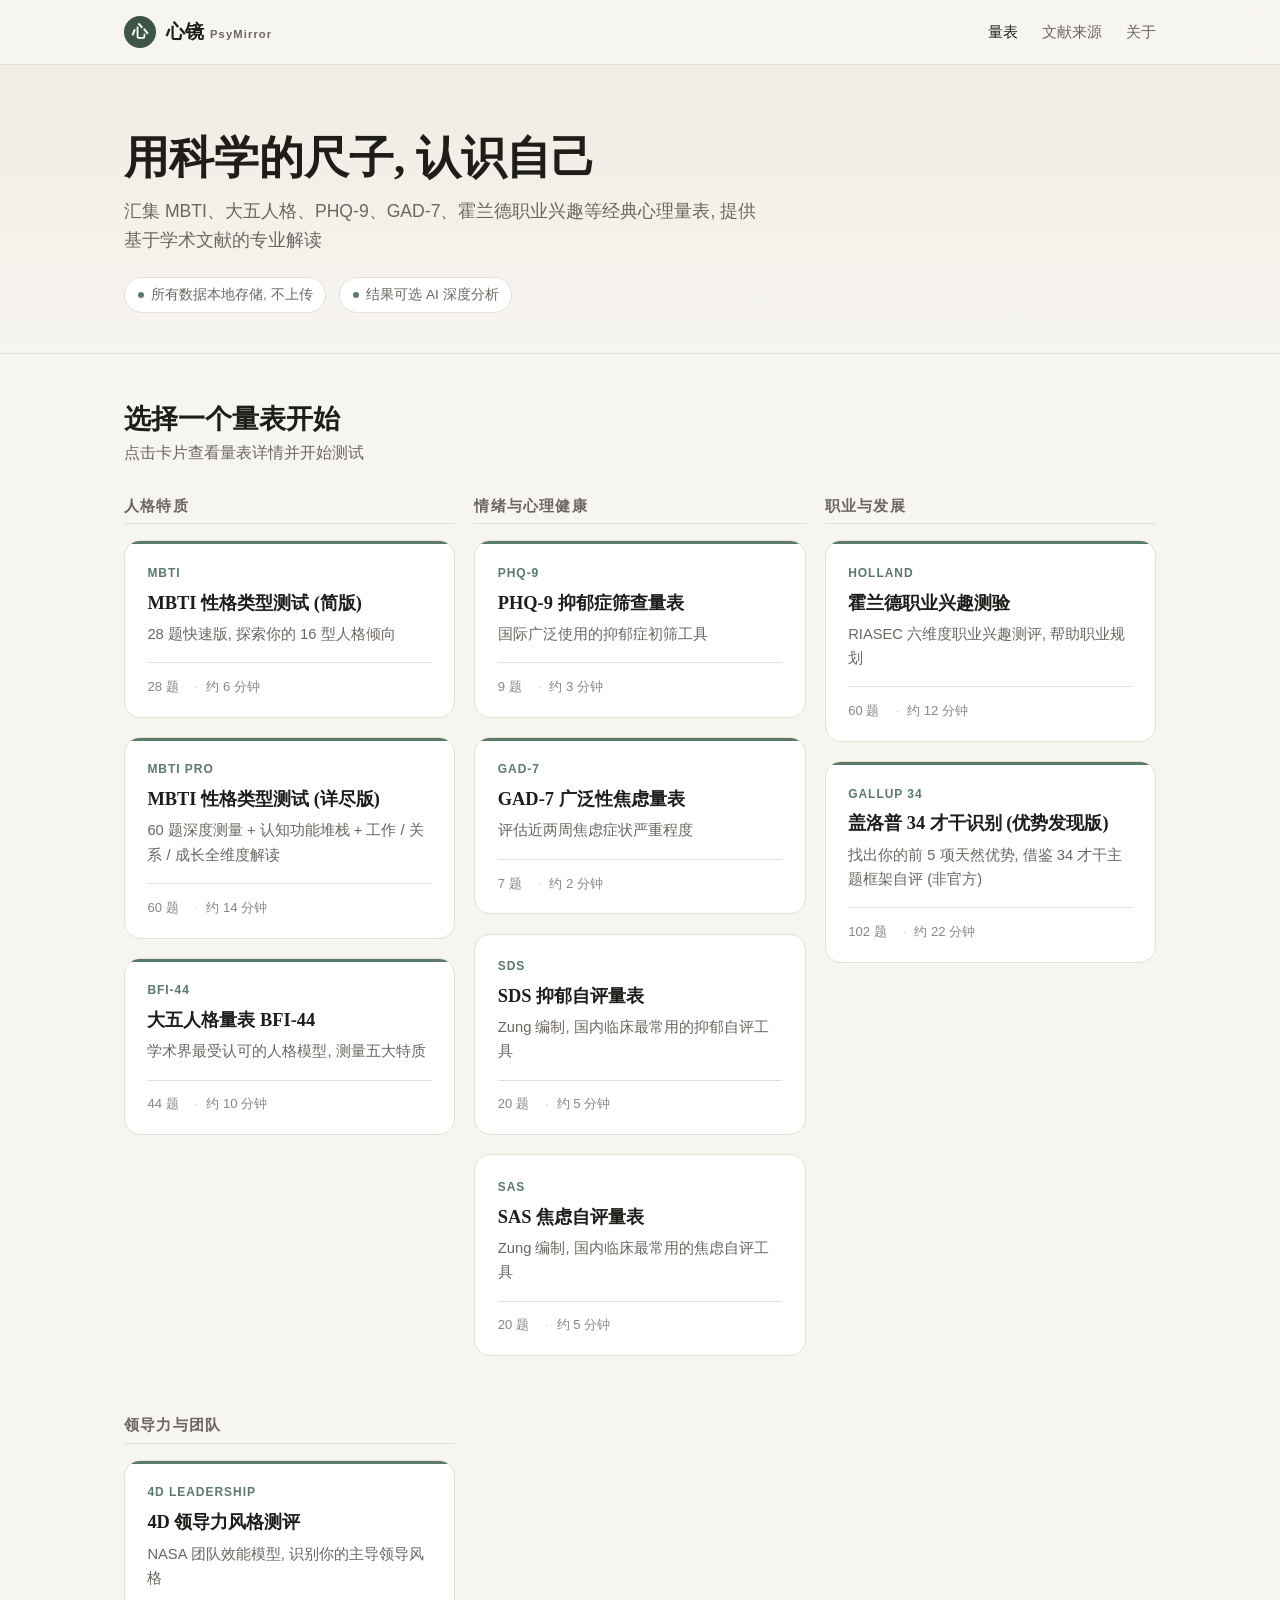
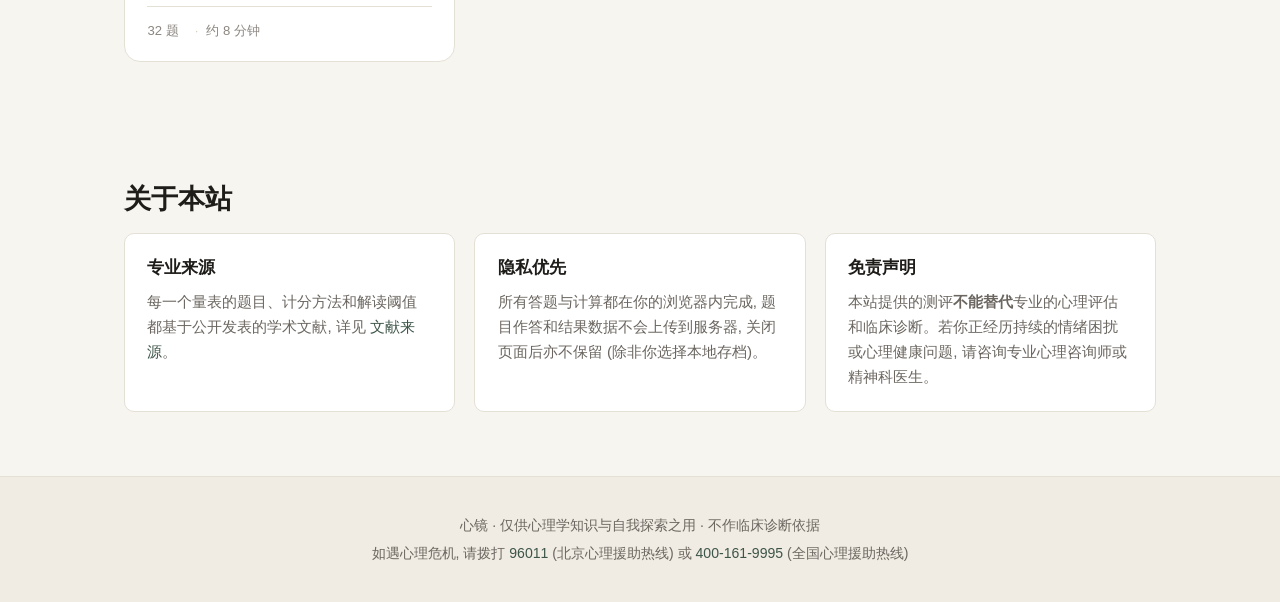
<file: index.html>
<!DOCTYPE html>
<html lang="zh-CN">
<head>
  <meta charset="UTF-8" />
  <meta name="viewport" content="width=device-width, initial-scale=1.0" />
  <title>心镜 · 专业心理测评</title>
  <meta name="description" content="提供 MBTI、大五人格、PHQ-9 等经典心理量表的在线测评与权威解读" />
  <link rel="stylesheet" href="css/style.css" />
</head>
<body>
  <header class="site-header">
    <div class="container header-inner">
      <a href="index.html" class="logo">
        <span class="logo-mark">心</span>
        <span class="logo-text">心镜<span class="logo-sub">PsyMirror</span></span>
      </a>
      <nav class="site-nav">
        <a href="index.html" class="nav-link active">量表</a>
        <a href="docs/references.md" class="nav-link">文献来源</a>
        <a href="#about" class="nav-link">关于</a>
      </nav>
    </div>
  </header>

  <main>
    <section class="hero">
      <div class="container">
        <h1 class="hero-title">用科学的尺子, 认识自己</h1>
        <p class="hero-subtitle">汇集 MBTI、大五人格、PHQ-9、GAD-7、霍兰德职业兴趣等经典心理量表, 提供基于学术文献的专业解读</p>
        <div class="hero-meta">
          <span class="badge"><span class="badge-dot"></span>所有数据本地存储, 不上传</span>
          <span class="badge"><span class="badge-dot"></span>结果可选 AI 深度分析</span>
        </div>
      </div>
    </section>

    <section class="scales-section container" id="scales">
      <div class="section-header">
        <h2>选择一个量表开始</h2>
        <p class="muted">点击卡片查看量表详情并开始测试</p>
      </div>
      <div id="scale-list" class="scale-grid">
        <div class="loading">加载中...</div>
      </div>
    </section>

    <section class="about-section container" id="about">
      <h2>关于本站</h2>
      <div class="about-grid">
        <div class="about-card">
          <h3>专业来源</h3>
          <p>每一个量表的题目、计分方法和解读阈值都基于公开发表的学术文献, 详见 <a href="docs/references.md">文献来源</a>。</p>
        </div>
        <div class="about-card">
          <h3>隐私优先</h3>
          <p>所有答题与计算都在你的浏览器内完成, 题目作答和结果数据不会上传到服务器, 关闭页面后亦不保留 (除非你选择本地存档)。</p>
        </div>
        <div class="about-card">
          <h3>免责声明</h3>
          <p>本站提供的测评<strong>不能替代</strong>专业的心理评估和临床诊断。若你正经历持续的情绪困扰或心理健康问题, 请咨询专业心理咨询师或精神科医生。</p>
        </div>
      </div>
    </section>
  </main>

  <footer class="site-footer">
    <div class="container">
      <p>心镜 · 仅供心理学知识与自我探索之用 · 不作临床诊断依据</p>
      <p class="muted">如遇心理危机, 请拨打 <a href="tel:96011">96011</a> (北京心理援助热线) 或 <a href="tel:4001619995">400-161-9995</a> (全国心理援助热线)</p>
    </div>
  </footer>

  <script type="module" src="js/app.js"></script>
</body>
</html>
</file>
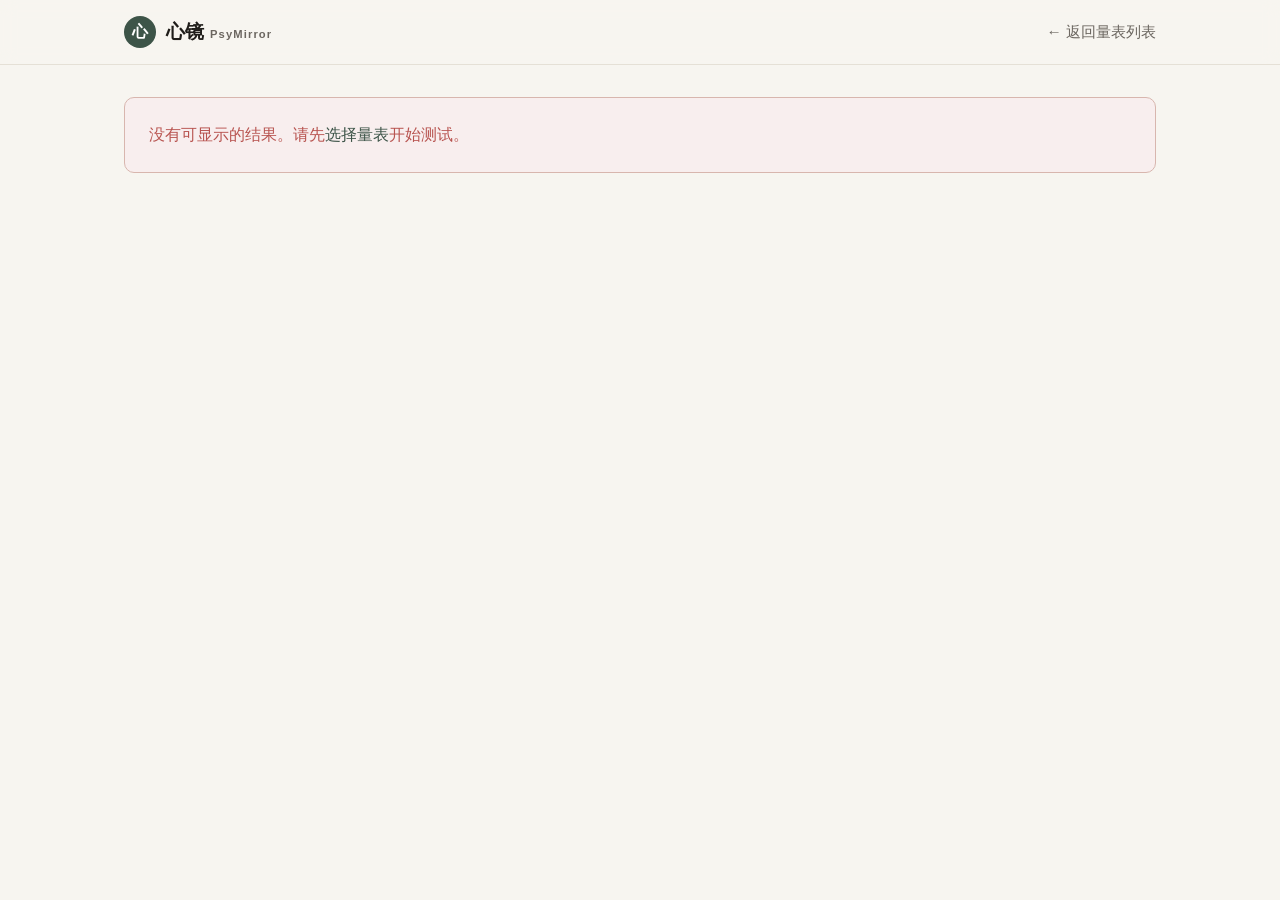
<file: result.html>
<!DOCTYPE html>
<html lang="zh-CN">
<head>
  <meta charset="UTF-8" />
  <meta name="viewport" content="width=device-width, initial-scale=1.0" />
  <title>测评结果 · 心镜</title>
  <link rel="stylesheet" href="css/style.css" />
</head>
<body>
  <header class="site-header">
    <div class="container header-inner">
      <a href="index.html" class="logo">
        <span class="logo-mark">心</span>
        <span class="logo-text">心镜<span class="logo-sub">PsyMirror</span></span>
      </a>
      <nav class="site-nav">
        <a href="index.html" class="nav-link">← 返回量表列表</a>
      </nav>
    </div>
  </header>

  <main class="result-page">
    <div class="container">
      <div id="result-root">
        <div class="loading">加载中...</div>
      </div>
    </div>
  </main>

  <script type="module" src="js/result-renderer.js"></script>
</body>
</html>
</file>
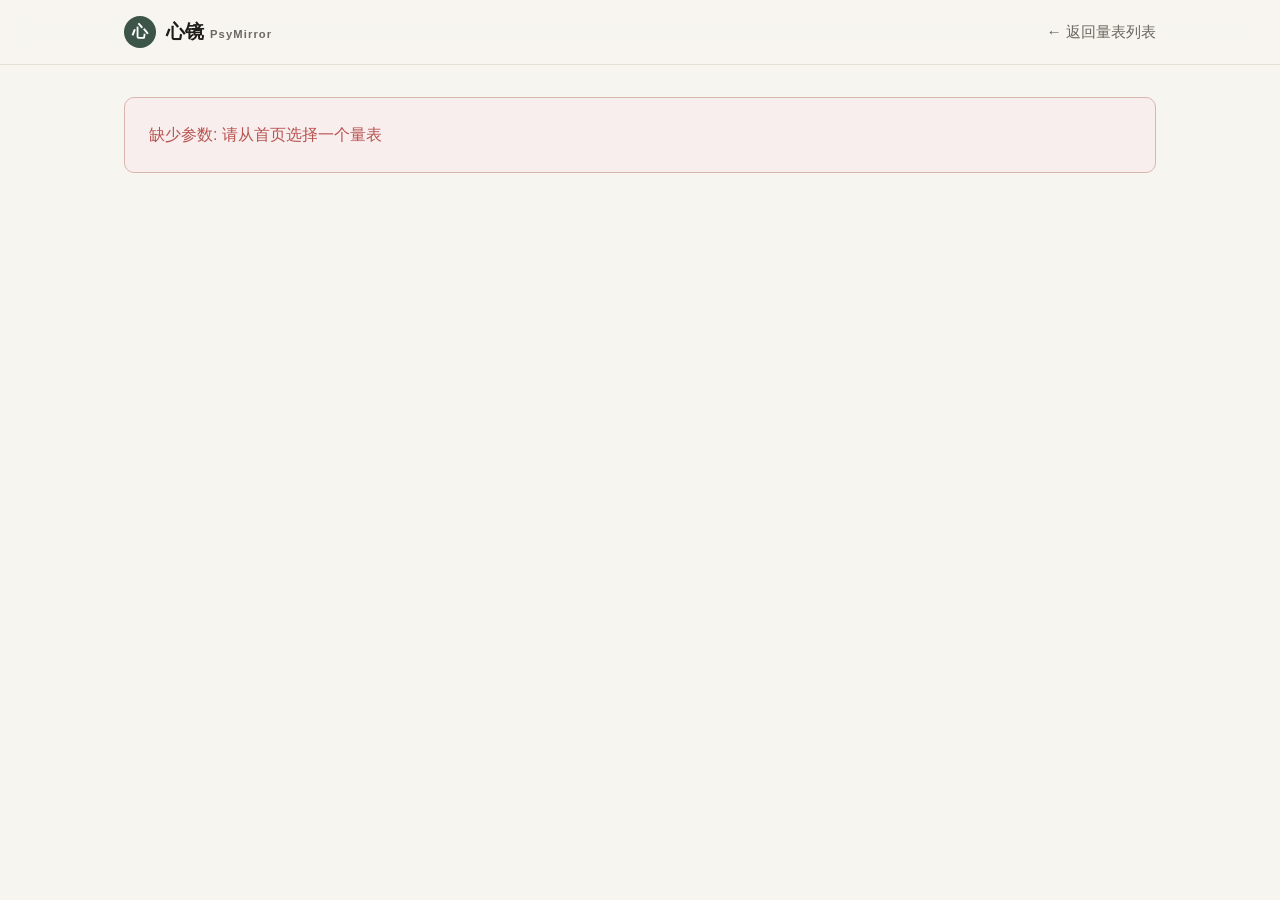
<file: test.html>
<!DOCTYPE html>
<html lang="zh-CN">
<head>
  <meta charset="UTF-8" />
  <meta name="viewport" content="width=device-width, initial-scale=1.0" />
  <title>测试中 · 心镜</title>
  <link rel="stylesheet" href="css/style.css" />
</head>
<body>
  <header class="site-header">
    <div class="container header-inner">
      <a href="index.html" class="logo">
        <span class="logo-mark">心</span>
        <span class="logo-text">心镜<span class="logo-sub">PsyMirror</span></span>
      </a>
      <nav class="site-nav">
        <a href="index.html" class="nav-link">← 返回量表列表</a>
      </nav>
    </div>
  </header>

  <main class="test-page">
    <div class="container">
      <div id="test-root">
        <div class="loading">加载中...</div>
      </div>
    </div>
  </main>

  <script type="module" src="js/test-runner.js"></script>
</body>
</html>
</file>
<file: css/style.css>
/* ---- Base ------------------------------------------------------------ */
:root {
  --bg: #f7f5f0;
  --bg-card: #ffffff;
  --bg-soft: #f0ece3;
  --fg: #1f1d1a;
  --fg-muted: #6b6660;
  --fg-soft: #8b8680;
  --accent: #5a7a6a;
  --accent-soft: #e6ede8;
  --accent-deep: #3d5448;
  --warning: #c47a4b;
  --danger: #b85450;
  --border: #e5e0d6;
  --border-strong: #d6cfc0;
  --radius: 10px;
  --radius-lg: 16px;
  --shadow-sm: 0 1px 2px rgba(20, 18, 14, 0.04), 0 2px 6px rgba(20, 18, 14, 0.04);
  --shadow-md: 0 4px 12px rgba(20, 18, 14, 0.06), 0 12px 32px rgba(20, 18, 14, 0.05);
  --font-serif: "Source Han Serif SC", "Noto Serif SC", "Songti SC", serif;
  --font-sans: -apple-system, BlinkMacSystemFont, "PingFang SC", "Microsoft YaHei", "Helvetica Neue", Arial, sans-serif;
}

@media (prefers-color-scheme: dark) {
  :root {
    --bg: #1a1815;
    --bg-card: #25221d;
    --bg-soft: #2d2925;
    --fg: #ece8df;
    --fg-muted: #a8a195;
    --fg-soft: #7a746a;
    --accent: #8baa9a;
    --accent-soft: #2c3a32;
    --accent-deep: #b8d4c4;
    --border: #383430;
    --border-strong: #4a4540;
    --shadow-sm: 0 1px 2px rgba(0, 0, 0, 0.2), 0 2px 6px rgba(0, 0, 0, 0.15);
    --shadow-md: 0 4px 12px rgba(0, 0, 0, 0.25), 0 12px 32px rgba(0, 0, 0, 0.2);
  }
}

* { box-sizing: border-box; }

html, body {
  margin: 0; padding: 0;
  font-family: var(--font-sans);
  color: var(--fg);
  background: var(--bg);
  line-height: 1.65;
  -webkit-font-smoothing: antialiased;
}

a { color: var(--accent-deep); text-decoration: none; }
a:hover { text-decoration: underline; }

h1, h2, h3, h4 { font-family: var(--font-serif); font-weight: 600; line-height: 1.3; margin: 0 0 0.6em; }
h1 { font-size: 2.4rem; }
h2 { font-size: 1.7rem; }
h3 { font-size: 1.2rem; }

p { margin: 0 0 1em; }
.muted { color: var(--fg-muted); }

.container {
  max-width: 1080px;
  margin: 0 auto;
  padding: 0 1.5rem;
}

/* ---- Header ---------------------------------------------------------- */
.site-header {
  border-bottom: 1px solid var(--border);
  background: var(--bg);
  position: sticky; top: 0; z-index: 10;
  backdrop-filter: blur(8px);
  background-color: color-mix(in srgb, var(--bg) 88%, transparent);
}
.header-inner {
  display: flex; align-items: center; justify-content: space-between;
  padding-top: 1rem; padding-bottom: 1rem;
}
.logo { display: flex; align-items: center; gap: 0.6rem; text-decoration: none; color: var(--fg); }
.logo-mark {
  font-family: var(--font-serif);
  width: 2rem; height: 2rem; border-radius: 50%;
  background: var(--accent-deep); color: var(--bg-card);
  display: inline-flex; align-items: center; justify-content: center;
  font-weight: 600;
}
.logo-text { font-family: var(--font-serif); font-size: 1.2rem; font-weight: 600; display: flex; align-items: baseline; gap: 0.4rem; }
.logo-sub { font-family: var(--font-sans); font-size: 0.7rem; color: var(--fg-muted); letter-spacing: 0.1em; }
.site-nav { display: flex; gap: 1.5rem; }
.nav-link { color: var(--fg-muted); font-size: 0.95rem; }
.nav-link.active, .nav-link:hover { color: var(--fg); text-decoration: none; }

/* ---- Hero ------------------------------------------------------------ */
.hero {
  padding: 4rem 0 2.5rem;
  background: linear-gradient(180deg, var(--bg-soft) 0%, var(--bg) 100%);
  border-bottom: 1px solid var(--border);
}
.hero-title {
  font-size: clamp(1.8rem, 4vw, 2.8rem);
  margin-bottom: 0.6rem;
}
.hero-subtitle {
  font-size: 1.1rem;
  max-width: 640px;
  color: var(--fg-muted);
}
.hero-meta { display: flex; flex-wrap: wrap; gap: 0.8rem; margin-top: 1.4rem; }
.badge {
  display: inline-flex; align-items: center; gap: 0.45rem;
  padding: 0.35rem 0.8rem;
  border-radius: 999px;
  background: var(--bg-card);
  border: 1px solid var(--border);
  font-size: 0.85rem;
  color: var(--fg-muted);
}
.badge-dot { width: 6px; height: 6px; border-radius: 50%; background: var(--accent); }

/* ---- Scales grid ----------------------------------------------------- */
.scales-section { padding-top: 3rem; padding-bottom: 3rem; }
.section-header { margin-bottom: 1.8rem; }
.section-header h2 { margin-bottom: 0.2rem; }

.scale-grid {
  display: grid;
  grid-template-columns: repeat(auto-fill, minmax(280px, 1fr));
  gap: 1.2rem;
}

.scale-card {
  display: flex; flex-direction: column;
  padding: 1.4rem 1.4rem 1.2rem;
  background: var(--bg-card);
  border: 1px solid var(--border);
  border-radius: var(--radius-lg);
  transition: transform 0.15s ease, box-shadow 0.15s ease, border-color 0.15s ease;
  text-decoration: none; color: inherit;
  position: relative;
  overflow: hidden;
}
.scale-card:hover {
  border-color: var(--border-strong);
  box-shadow: var(--shadow-md);
  transform: translateY(-2px);
  text-decoration: none;
}
.scale-card-featured::before {
  content: ""; position: absolute; top: 0; left: 0; right: 0; height: 3px;
  background: var(--accent);
}
.scale-cat {
  font-size: 0.75rem; letter-spacing: 0.08em; text-transform: uppercase;
  color: var(--accent); font-weight: 600; margin-bottom: 0.5rem;
}
.scale-name { font-size: 1.15rem; font-family: var(--font-serif); margin: 0 0 0.4rem; }
.scale-tagline { color: var(--fg-muted); font-size: 0.92rem; flex: 1; margin: 0 0 1rem; }
.scale-meta {
  display: flex; gap: 1rem; padding-top: 0.8rem;
  border-top: 1px solid var(--border);
  font-size: 0.82rem; color: var(--fg-soft);
}
.scale-meta span::before { content: "·"; margin-right: 0.5rem; color: var(--border-strong); }
.scale-meta span:first-child::before { content: none; margin: 0; }

.category-section { margin-bottom: 2.5rem; }
.category-section h3 {
  font-size: 0.95rem; letter-spacing: 0.08em; text-transform: uppercase;
  color: var(--fg-muted); margin-bottom: 1rem;
  border-bottom: 1px solid var(--border); padding-bottom: 0.5rem;
}

/* ---- About ----------------------------------------------------------- */
.about-section { padding-top: 2rem; padding-bottom: 4rem; }
.about-grid {
  display: grid;
  grid-template-columns: repeat(auto-fit, minmax(260px, 1fr));
  gap: 1.2rem;
}
.about-card {
  background: var(--bg-card);
  border: 1px solid var(--border);
  padding: 1.4rem;
  border-radius: var(--radius);
}
.about-card h3 { font-size: 1.05rem; }
.about-card p { font-size: 0.95rem; color: var(--fg-muted); margin: 0; }

/* ---- Footer ---------------------------------------------------------- */
.site-footer {
  border-top: 1px solid var(--border);
  padding: 2rem 0;
  background: var(--bg-soft);
  font-size: 0.88rem;
  color: var(--fg-muted);
  text-align: center;
}
.site-footer p { margin: 0.3rem 0; }

/* ---- Test page ------------------------------------------------------- */
.test-page { padding: 2rem 0 5rem; }

.test-intro {
  background: var(--bg-card);
  border: 1px solid var(--border);
  border-radius: var(--radius-lg);
  padding: 2rem;
  margin-bottom: 2rem;
  box-shadow: var(--shadow-sm);
}
.test-intro h1 { margin-bottom: 0.4rem; }
.test-intro .cat { font-size: 0.85rem; color: var(--accent); letter-spacing: 0.08em; text-transform: uppercase; font-weight: 600; }
.test-intro .meta-row {
  display: flex; flex-wrap: wrap; gap: 1.2rem;
  padding: 1rem 0; margin: 1rem 0 1.2rem;
  border-top: 1px solid var(--border);
  border-bottom: 1px solid var(--border);
  font-size: 0.92rem; color: var(--fg-muted);
}
.test-intro .meta-row strong { color: var(--fg); font-weight: 500; }
.test-intro .disclaimer {
  background: var(--accent-soft);
  border-left: 3px solid var(--accent);
  padding: 0.8rem 1rem;
  border-radius: 4px;
  margin: 1rem 0;
  font-size: 0.9rem;
}
.test-intro .instructions {
  background: var(--bg-soft);
  padding: 1rem 1.2rem;
  border-radius: var(--radius);
  margin: 1rem 0 1.5rem;
}

.progress-bar {
  height: 4px; width: 100%; background: var(--border);
  border-radius: 4px; overflow: hidden; margin-bottom: 1.5rem;
}
.progress-bar > div {
  height: 100%; background: var(--accent);
  transition: width 0.25s ease;
}
.progress-text {
  display: flex; justify-content: space-between;
  font-size: 0.88rem; color: var(--fg-muted);
  margin-bottom: 0.5rem;
}

.question-card {
  background: var(--bg-card);
  border: 1px solid var(--border);
  border-radius: var(--radius-lg);
  padding: 2rem;
  margin-bottom: 1rem;
  box-shadow: var(--shadow-sm);
}
.question-text {
  font-family: var(--font-serif);
  font-size: 1.2rem;
  margin-bottom: 1.5rem;
  line-height: 1.5;
}
.question-text .qnum {
  font-family: var(--font-sans);
  display: inline-block;
  background: var(--accent-soft); color: var(--accent-deep);
  padding: 0.15rem 0.6rem; border-radius: 999px;
  font-size: 0.82rem; font-weight: 600;
  margin-right: 0.7rem;
  vertical-align: middle;
}
.options-list { display: flex; flex-direction: column; gap: 0.5rem; }
.option-btn {
  text-align: left;
  background: var(--bg);
  border: 1px solid var(--border);
  border-radius: var(--radius);
  padding: 0.9rem 1.1rem;
  font: inherit; color: inherit;
  cursor: pointer;
  transition: all 0.12s ease;
  display: flex; align-items: center; gap: 0.8rem;
}
.option-btn:hover {
  border-color: var(--accent);
  background: var(--accent-soft);
}
.option-btn.selected {
  border-color: var(--accent);
  background: var(--accent-soft);
  color: var(--accent-deep);
  font-weight: 500;
}
.option-marker {
  width: 18px; height: 18px;
  border-radius: 50%;
  border: 2px solid var(--border-strong);
  flex-shrink: 0;
  display: inline-flex; align-items: center; justify-content: center;
}
.option-btn.selected .option-marker {
  border-color: var(--accent-deep);
  background: var(--accent-deep);
}
.option-btn.selected .option-marker::after {
  content: ""; width: 6px; height: 6px; border-radius: 50%; background: var(--bg-card);
}

.test-controls {
  display: flex; justify-content: space-between; gap: 1rem;
  margin-top: 1.5rem;
}
.btn {
  padding: 0.7rem 1.4rem;
  border-radius: var(--radius);
  border: 1px solid var(--border-strong);
  background: var(--bg-card);
  color: var(--fg);
  font: inherit; cursor: pointer;
  transition: all 0.12s ease;
}
.btn:hover:not(:disabled) { background: var(--bg-soft); border-color: var(--fg-muted); }
.btn:disabled { opacity: 0.45; cursor: not-allowed; }
.btn-primary {
  background: var(--accent-deep); color: var(--bg-card); border-color: var(--accent-deep);
}
.btn-primary:hover:not(:disabled) { background: var(--accent); border-color: var(--accent); }
.btn-large { padding: 0.9rem 2rem; font-size: 1.05rem; }

/* ---- Result page ----------------------------------------------------- */
.result-page { padding: 2rem 0 5rem; }

.result-header {
  background: linear-gradient(135deg, var(--accent-soft), var(--bg-card));
  border: 1px solid var(--border);
  border-radius: var(--radius-lg);
  padding: 2.5rem;
  margin-bottom: 2rem;
  text-align: center;
}
.result-header .scale-tag {
  display: inline-block;
  font-size: 0.82rem; color: var(--accent-deep);
  background: var(--bg-card); padding: 0.3rem 0.9rem;
  border-radius: 999px; margin-bottom: 1rem;
  letter-spacing: 0.05em;
}
.result-header h1 {
  font-size: 2.6rem;
  margin-bottom: 0.4rem;
}
.result-header .level-summary {
  color: var(--fg-muted);
  max-width: 600px;
  margin: 0.5rem auto 0;
}

.result-section {
  background: var(--bg-card);
  border: 1px solid var(--border);
  border-radius: var(--radius-lg);
  padding: 2rem;
  margin-bottom: 1.2rem;
}
.result-section h2 {
  font-size: 1.3rem;
  padding-bottom: 0.5rem;
  border-bottom: 1px solid var(--border);
  margin-bottom: 1rem;
}

.score-grid {
  display: grid;
  grid-template-columns: repeat(auto-fit, minmax(180px, 1fr));
  gap: 1rem;
  margin-bottom: 1.5rem;
}
.score-card {
  padding: 1rem 1.2rem;
  background: var(--bg-soft);
  border-radius: var(--radius);
  border: 1px solid var(--border);
}
.score-card .label { font-size: 0.85rem; color: var(--fg-muted); margin-bottom: 0.3rem; }
.score-card .value { font-family: var(--font-serif); font-size: 1.8rem; font-weight: 600; }
.score-card .value small { font-size: 0.9rem; color: var(--fg-muted); font-weight: 400; }
.score-card .level { font-size: 0.85rem; color: var(--accent-deep); margin-top: 0.2rem; }

.dimension-bar {
  margin: 0.8rem 0;
}
.dimension-bar .label-row {
  display: flex; justify-content: space-between;
  margin-bottom: 0.3rem;
  font-size: 0.92rem;
}
.dimension-bar .label-row strong { font-weight: 500; }
.dimension-bar .label-row .pct { color: var(--fg-muted); }
.dimension-bar .bar {
  height: 8px; background: var(--bg-soft);
  border-radius: 4px; overflow: hidden;
}
.dimension-bar .fill {
  height: 100%; background: var(--accent);
  transition: width 0.6s ease;
}
.dimension-bar .level-tag {
  display: inline-block;
  padding: 0.1rem 0.5rem;
  background: var(--accent-soft); color: var(--accent-deep);
  border-radius: 999px;
  font-size: 0.78rem; margin-left: 0.4rem;
}

.severity-minimal { --accent: #6b8a7a; }
.severity-mild { --accent: #b8a050; }
.severity-moderate { --accent: #c47a4b; }
.severity-severe { --accent: #b85450; }
.severity-minimal .result-header,
.severity-mild .result-header,
.severity-moderate .result-header,
.severity-severe .result-header {
  background: linear-gradient(135deg, color-mix(in srgb, var(--accent) 18%, var(--bg-card)), var(--bg-card));
}

.suggestions-list { padding-left: 1.3rem; margin: 0; }
.suggestions-list li { margin: 0.4rem 0; }

.function-card {
  padding: 0.9rem 1.1rem;
  background: var(--bg-soft);
  border-left: 3px solid var(--accent);
  border-radius: 0 var(--radius) var(--radius) 0;
  margin-bottom: 0.7rem;
}
.function-card:nth-child(2) { border-left-color: var(--accent-deep); }
.function-card:nth-child(3) { border-left-color: var(--accent); opacity: 0.85; }
.function-card:nth-child(4) { border-left-color: var(--border-strong); opacity: 0.75; }
.function-card-head {
  display: flex; align-items: baseline; gap: 0.8rem;
  margin-bottom: 0.3rem;
  flex-wrap: wrap;
}
.function-pos {
  font-size: 0.78rem; letter-spacing: 0.05em;
  color: var(--fg-muted); text-transform: uppercase;
  background: var(--bg-card);
  padding: 0.15rem 0.55rem;
  border-radius: 999px;
  border: 1px solid var(--border);
}
.function-card p { font-size: 0.92rem; color: var(--fg-muted); margin: 0; line-height: 1.55; }

.ai-section { border: 1px dashed var(--border-strong); }
.ai-section h2 { display: flex; align-items: center; gap: 0.5rem; }
.ai-section .sparkle { color: var(--accent); }
.ai-config {
  display: flex; flex-direction: column; gap: 0.6rem;
  margin-bottom: 1rem;
}
.ai-config label { font-size: 0.9rem; }
.ai-config input {
  font: inherit; padding: 0.6rem 0.8rem;
  border: 1px solid var(--border-strong); border-radius: var(--radius);
  background: var(--bg); color: inherit;
}
.ai-config input:focus { outline: 2px solid var(--accent); outline-offset: -1px; }
.ai-output {
  background: var(--bg-soft);
  padding: 1.2rem 1.4rem;
  border-radius: var(--radius);
  margin-top: 1rem;
  white-space: pre-wrap;
  font-size: 0.95rem;
  line-height: 1.7;
  min-height: 50px;
}
.ai-output:empty::before { content: "尚未生成 AI 分析。配置 API Key 后点击上方按钮。"; color: var(--fg-soft); }

.result-actions {
  display: flex; gap: 0.8rem; flex-wrap: wrap;
  margin-top: 1.5rem;
}

.loading { padding: 2rem; text-align: center; color: var(--fg-muted); }
.error {
  padding: 1.5rem; border-radius: var(--radius);
  background: color-mix(in srgb, var(--danger) 10%, var(--bg-card));
  border: 1px solid color-mix(in srgb, var(--danger) 30%, var(--border));
  color: var(--danger);
}

@media (max-width: 640px) {
  .hero { padding: 2.5rem 0 1.5rem; }
  .test-intro, .question-card, .result-section, .result-header { padding: 1.4rem; }
  .result-header h1 { font-size: 1.9rem; }
}
</file>
